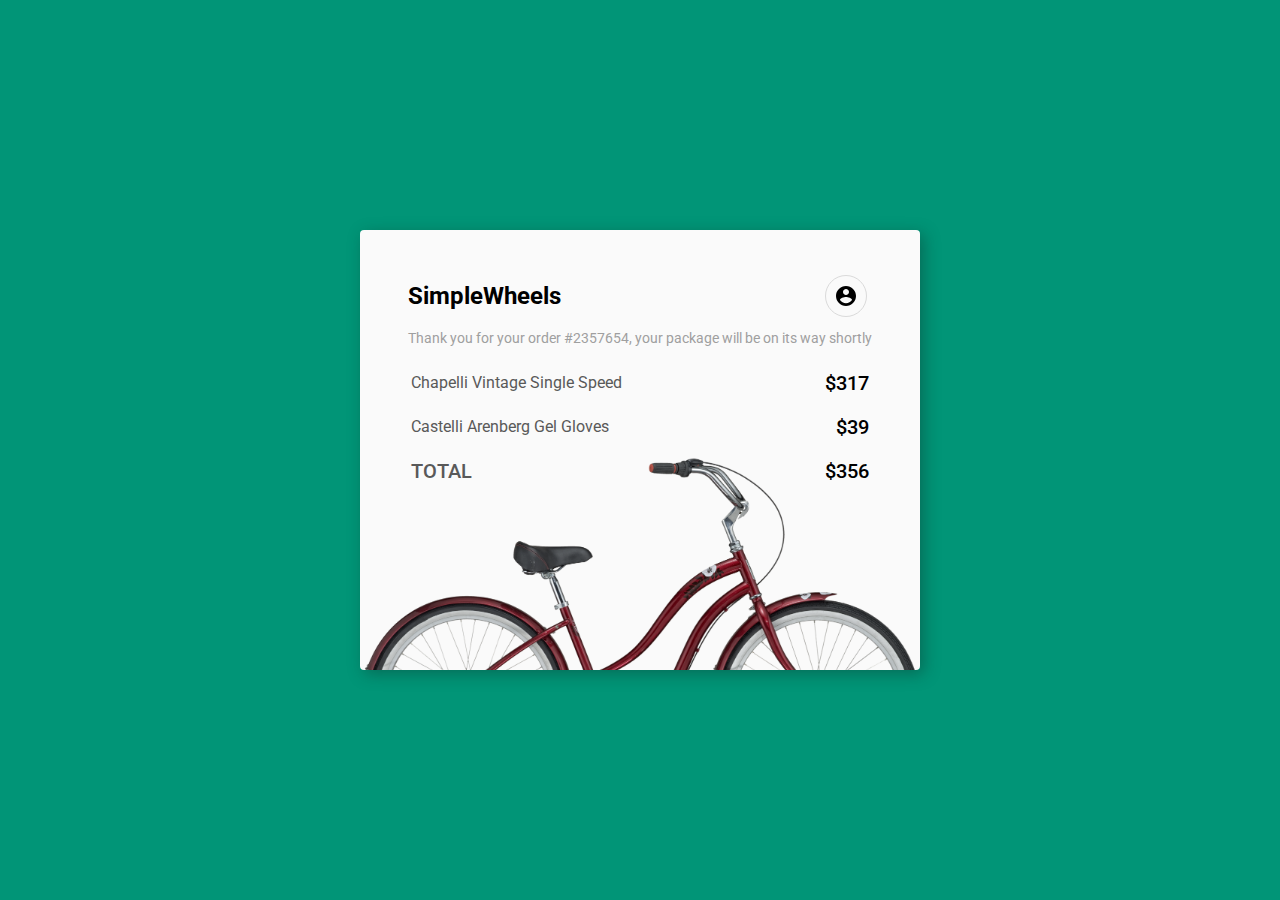
<file: order-confirmation/index.html>
<!DOCTYPE html>
<html lang="en">

<head>
  <meta charset="UTF-8">
  <meta name="viewport" content="width=device-width, initial-scale=1.0">
  <meta http-equiv="X-UA-Compatible" content="ie=edge">
  <title>Order Confirmation</title>
  <link href="https://fonts.googleapis.com/css?family=Roboto:400,500,700" rel="stylesheet">
  <link rel="stylesheet" href="./styles.css" />
</head>

<body>
  <div class="container">
    <header>
      <h1>SimpleWheels</h1>
      <div class="account">
        <div class="account__bg"></div>
        <img src="./img/account.svg" alt="Account icon">
      </div>
    </header>
    <p>Thank you for your order #2357654, your package will be on its way shortly</p>
    <table>
      <tbody>
        <tr>
          <td class="item">Chapelli Vintage Single Speed</td>
          <td class="price">$317</td>
        </tr>
        <tr>
          <td class="item">Castelli Arenberg Gel Gloves</td>
          <td class="price">$39</td>
        </tr>
      </tbody>
      <tfoot>
        <tr>
          <td class="total">Total</td>
          <td class="price">$356</td>
        </tr>
      </tfoot>
    </table>
  </div>
</body>

</html>
</file>
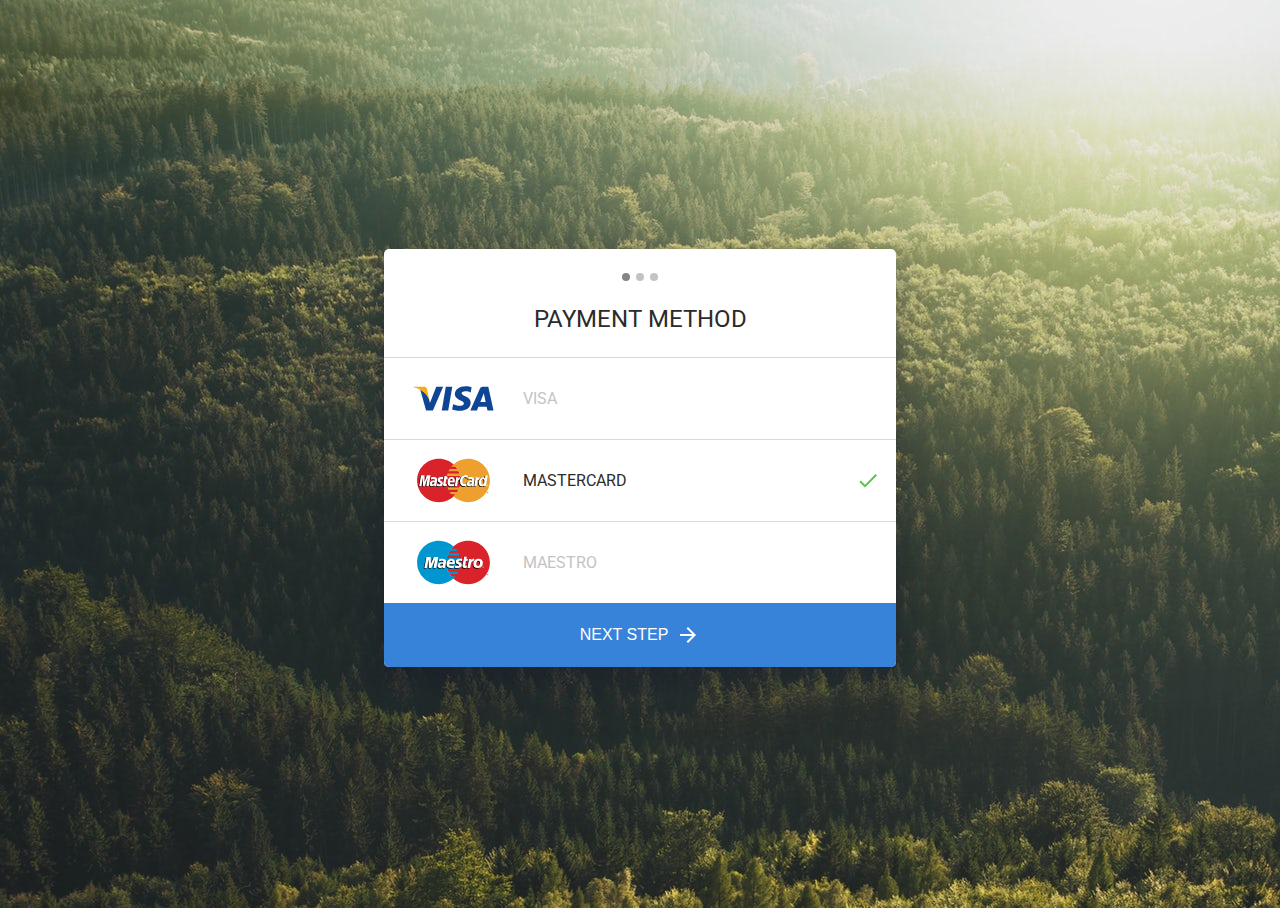
<file: payment-screen/index.html>
<!DOCTYPE html>
<html lang="en">

<head>
  <meta charset="UTF-8">
  <meta name="viewport" content="width=device-width, initial-scale=1.0">
  <meta http-equiv="X-UA-Compatible" content="ie=edge">
  <title>Payment Screen</title>
  <link href="https://fonts.googleapis.com/css?family=Roboto:400,500,700" rel="stylesheet">
  <link rel="stylesheet" href="./styles.css" />
</head>

<body>
  <dialog class="modal" open>
    <ol class="modal__stepper">
      <li class="modal__stepper__step modal__stepper__step--active"></li>
      <li class="modal__stepper__step"></li>
      <li class="modal__stepper__step"></li>
    </ol>
    <form class="payment">
      <fieldset>
        <legend>PAYMENT METHOD</legend>
        <div class="payment__option payment__option--visa">
          <label>
            <input type="radio" name="payment-method" value="visa">
            VISA
          </label>
          <img class="check" src="img/check.svg" alt="Check">
        </div>
        <div class="payment__option payment__option--mastercard payment__option--selected">
          <label>
            <input type="radio" name="payment-method" value="mastercard">
            MASTERCARD
          </label>
          <img class="check" src="img/check.svg" alt="Check">
        </div>
        <div class="payment__option payment__option--maestro">
          <label>
            <input type="radio" name="payment-method" value="maestro">
            MAESTRO
          </label>
          <img class="check" src="img/check.svg" alt="Check">
        </div>
      </fieldset>
      <button class="payment__button" type="submit">
        NEXT STEP
        <img src="img/arrow.svg" alt="Arrow">
      </button>
    </form>
  </dialog>
</body>


</html>
</file>
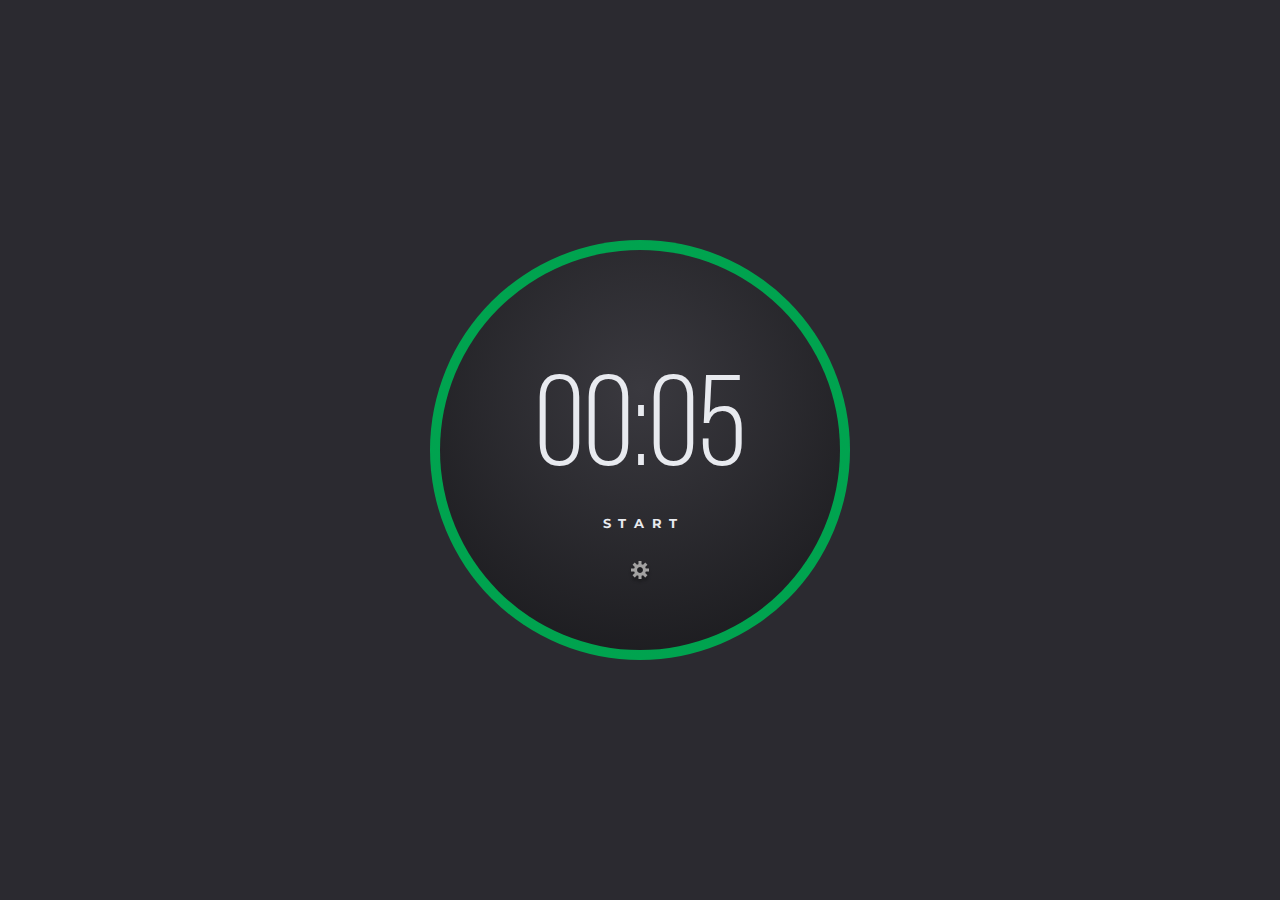
<file: pomodoro-timer/index.html>
<!DOCTYPE html>
<html lang="en">

<head>
  <meta charset="UTF-8">
  <meta http-equiv="X-UA-Compatible" content="IE=edge">
  <meta name="viewport" content="width=device-width, initial-scale=1.0">
  <link rel="stylesheet" href="style.css">
  <link rel="preconnect" href="https://fonts.googleapis.com">
  <link rel="preconnect" href="https://fonts.gstatic.com" crossorigin>
  <link href="https://fonts.googleapis.com/css2?family=Montserrat:wght@300;400;500;600;700&display=swap"
    rel="stylesheet">
  <title>Pomodoro Timer</title>
</head>

<body>
  <div class="timer-screen">
    <p class="time"><span class="minutes">00</span>:<span class="seconds">05</span></p>
    <p class="start">Start</p>
    <p class="stop" style="display: none">Stop</p>
    <div class="gear">
      <svg width="32" height="32" viewBox="0 0 32 32" fill="none" xmlns="http://www.w3.org/2000/svg">
        <g filter="url(#filter0_d_108_7)">
          <path
            d="M28 14V10H23.714C23.526 9.274 23.238 8.592 22.866 7.962L25.898 4.93L23.07 2.1L20.04 5.132C19.406 4.76 18.726 4.472 18 4.284V0H14V4.284C13.274 4.474 12.594 4.76 11.96 5.134L8.93 2.1L6.102 4.928L9.132 7.96C8.762 8.592 8.472 9.272 8.286 10H4V14H8.286C8.474 14.726 8.762 15.408 9.134 16.038L6.102 19.072L8.93 21.9L11.962 18.868C12.594 19.24 13.274 19.528 14.002 19.718V24H18.002V19.716C18.728 19.526 19.408 19.238 20.042 18.866L23.074 21.898L25.902 19.07L22.87 16.036C23.242 15.406 23.53 14.726 23.718 13.998H28V14ZM16 16C13.792 16 12 14.206 12 12C12 9.796 13.792 8 16 8C18.208 8 20 9.796 20 12C20 14.204 18.208 16 16 16Z"
            fill="#ffffff" />
        </g>
        <defs>
          <filter id="filter0_d_108_7" x="0" y="0" width="32" height="32" filterUnits="userSpaceOnUse"
            color-interpolation-filters="sRGB">
            <feFlood flood-opacity="0" result="BackgroundImageFix" />
            <feColorMatrix in="SourceAlpha" type="matrix" values="0 0 0 0 0 0 0 0 0 0 0 0 0 0 0 0 0 0 127 0"
              result="hardAlpha" />
            <feOffset dy="4" />
            <feGaussianBlur stdDeviation="2" />
            <feComposite in2="hardAlpha" operator="out" />
            <feColorMatrix type="matrix" values="0 0 0 0 0 0 0 0 0 0 0 0 0 0 0 0 0 0 0.25 0" />
            <feBlend mode="normal" in2="BackgroundImageFix" result="effect1_dropShadow_108_7" />
            <feBlend mode="normal" in="SourceGraphic" in2="effect1_dropShadow_108_7" result="shape" />
          </filter>
        </defs>
      </svg>
    </div>
    <div class="check" hidden>
      <svg width="35" height="32" viewBox="0 0 35 32" fill="none" xmlns="http://www.w3.org/2000/svg">
        <g filter="url(#filter0_d_102_31)">
          <path d="M12.7477 24L4 15.2523L7.10636 12.1442L12.4225 17.4603L26.7061 0L30.1078 2.78465L12.7477 24Z"
            fill="#585858" />
        </g>
        <defs>
          <filter id="filter0_d_102_31" x="0" y="0" width="34.1079" height="32" filterUnits="userSpaceOnUse"
            color-interpolation-filters="sRGB">
            <feFlood flood-opacity="0" result="BackgroundImageFix" />
            <feColorMatrix in="SourceAlpha" type="matrix" values="0 0 0 0 0 0 0 0 0 0 0 0 0 0 0 0 0 0 127 0"
              result="hardAlpha" />
            <feOffset dy="4" />
            <feGaussianBlur stdDeviation="2" />
            <feComposite in2="hardAlpha" operator="out" />
            <feColorMatrix type="matrix" values="0 0 0 0 0 0 0 0 0 0 0 0 0 0 0 0 0 0 0.25 0" />
            <feBlend mode="normal" in2="BackgroundImageFix" result="effect1_dropShadow_102_31" />
            <feBlend mode="normal" in="SourceGraphic" in2="effect1_dropShadow_102_31" result="shape" />
          </filter>
        </defs>
      </svg>

    </div>
  </div>
  <script src="index.js"></script>
</body>

</html>
</file>
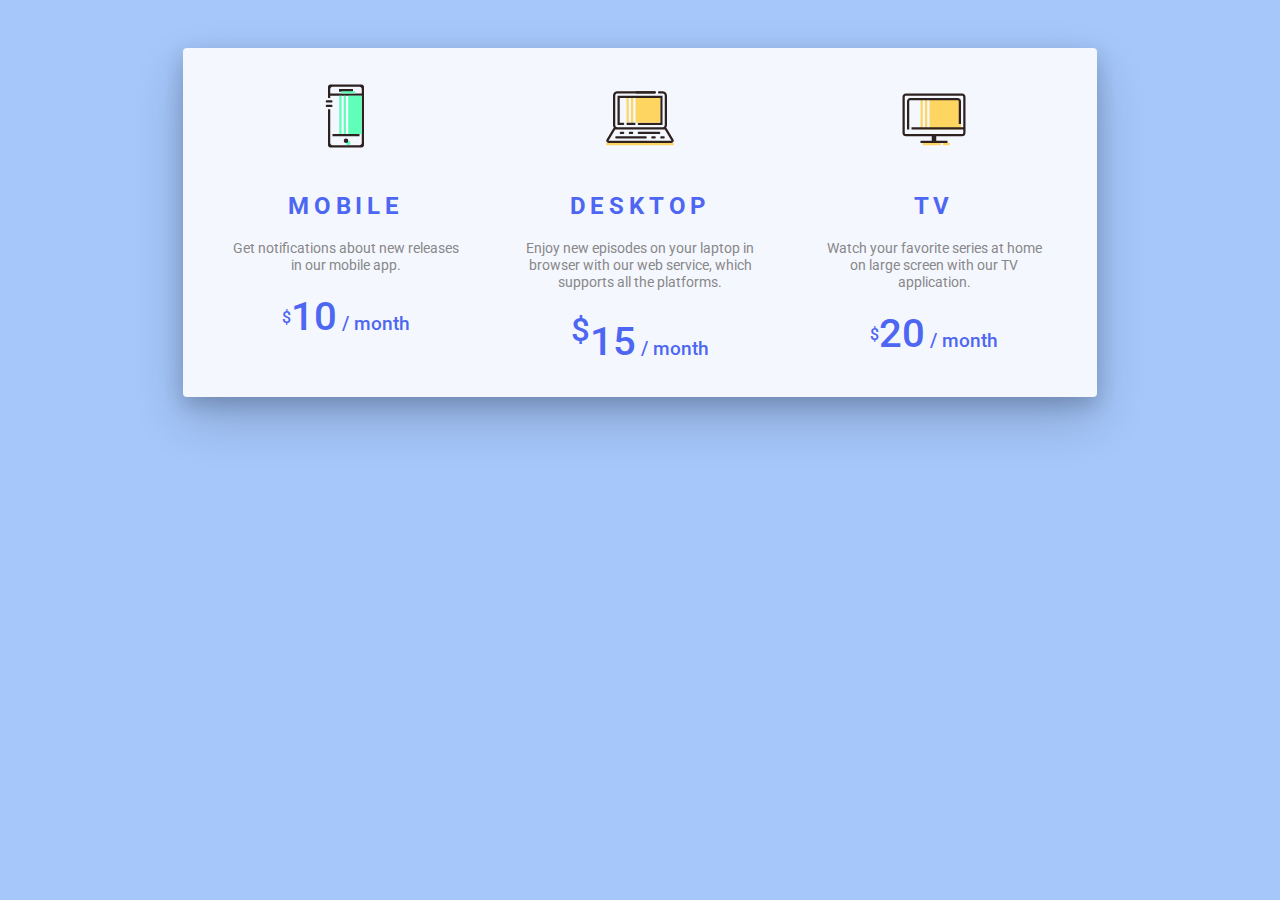
<file: pricing-plan/index.html>
<!DOCTYPE html>
<html lang="en">

<head>
  <meta charset="UTF-8">
  <meta name="viewport" content="width=device-width, initial-scale=1.0">
  <meta http-equiv="X-UA-Compatible" content="ie=edge">
  <title>Pricing Plan</title>
  <link href="https://fonts.googleapis.com/css?family=Roboto:400,500,700" rel="stylesheet">
  <link rel="stylesheet" href="./styles.css" />
</head>

<body>
  <div class="plans">
    <ul>
      <li>
        <figure>
          <img src="img/device.svg" alt="Mobile icon">
          <figcaption>
            <h2>MOBILE</h2>
            <p>Get notifications about new releases in our mobile app.</p>
            <h3><sup>$</sup><span>10</span> / month</h3>
          </figcaption>
        </figure>
      </li>
      <li>
        <figure>
          <img src="img/laptop.svg" alt="Laptop icon">
          <figcaption>
            <h2>DESKTOP</h2>
            <p>Enjoy new episodes on your laptop in browser with our web service, which supports all the platforms.</p>
            <h3><span><sup>$</sup>15</span> / month</h3>
          </figcaption>
        </figure>
      </li>
      <li>
        <figure>
          <img src="img/monitor.svg" alt="Monitor icon">
          <figcaption>
            <h2>TV</h2>
            <p>Watch your favorite series at home on large screen with our TV application.</p>
            <h3><sup>$</sup><span>20</span> / month</h3>
          </figcaption>
        </figure>
      </li>
    </ul>
  </div>
</body>

</html>
</file>
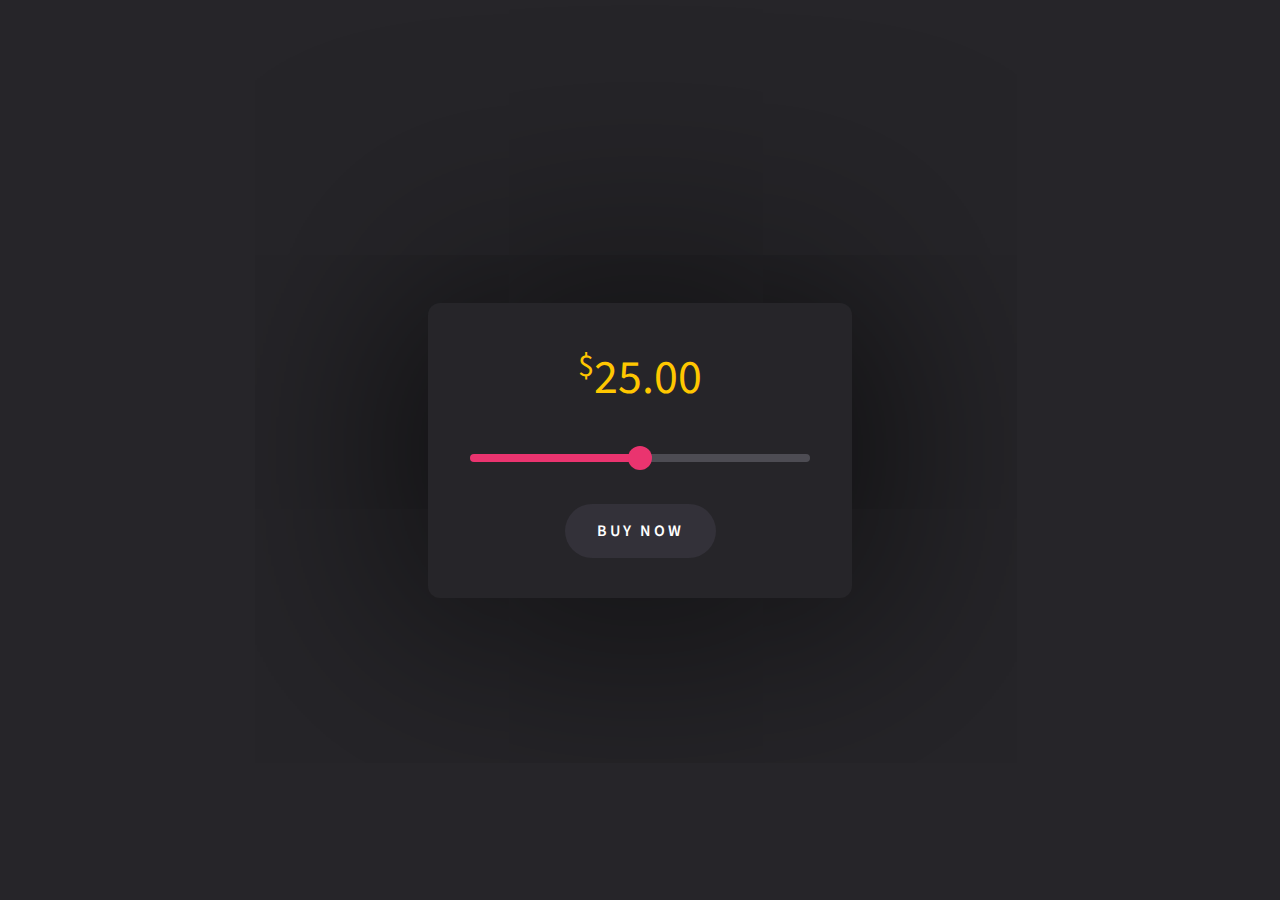
<file: range-slider/index.html>
<!DOCTYPE html>
<html lang="en">

<head>
  <meta charset="UTF-8">
  <meta http-equiv="X-UA-Compatible" content="IE=edge">
  <meta name="viewport" content="width=device-width, initial-scale=1.0">
  <link rel="stylesheet" href="style.css">
  <link rel="preconnect" href="https://fonts.googleapis.com">
  <link rel="preconnect" href="https://fonts.gstatic.com" crossorigin>
  <link href="https://fonts.googleapis.com/css2?family=Source+Sans+Pro:wght@600&display=swap" rel="stylesheet">
  <title>Range Slider</title>
</head>

<body>
  <div class="container">
    <p><sup>$</sup><span class="price"></span></p>
    <input aria-label="Price range" type="range" name="volume" min="0" max="100" step="1" value="50">
    <button>Buy now</button>
  </div>
  <script src="./index.js"></script>
</body>

</html>
</file>
<file: order-confirmation/styles.css>
html {
  box-sizing: border-box;
  background-color: rgb(1, 149, 119);
  font-family: Roboto;
  font-weight: 400;
  font-size: 16px;
  margin: 0;
  padding: 0;
}

*,
*::after,
*::before {
  box-sizing: inherit;
}

.container {
  max-width: 560px;
  height: 440px;
  background-color: rgb(250, 250, 250);
  border-radius: 4px;
  box-shadow: 4px 4px 16px rgba(14, 47, 41, 0.4);
  position: absolute;
  top: 0;
  bottom: 0;
  left: 0;
  right: 0;
  margin: auto;
  padding: 40px 48px;
  background: url(./img/bicycle.png) rgb(250, 250, 250) 0 170px / 100% no-repeat;
}

header {
  display: flex;
  flex-flow: row nowrap;
  justify-content: space-between;
  align-items: center;
}

h1 {
  margin: 0;
  font-weight: 700;
  font-size: 24px;
}

.account {
  position: relative;
}

.account__bg {
  width: 52px;
  height: 52px;
  background-color: rgb(233, 233, 233);
  border-radius: 50%;
  opacity: 0;
  transition: opacity 0.2s ease-in-out;
}

.account:hover .account__bg {
  opacity: 1;
}

.account > img {
  border: 1px solid rgb(218, 218, 218);
  border-radius: 50%;
  padding: 8px;
  background-color: rgb(250, 250, 250);
  position: absolute;
  top: 0;
  bottom: 0;
  left: 0;
  right: 0;
  margin: auto;
}

p {
  font-size: 14px;
  color: rgb(159, 159, 159);
  margin-top: 8px;
}

table {
  width: 100%;
}

tr {
  line-height: 2.5rem;
}

td.item {
  color: rgb(89, 89, 89);
}

td.price {
  text-align: right;
  font-size: 20px;
  font-weight: 500;
}

td.total {
  color: rgb(89, 89, 89);
  text-transform: uppercase;
  font-size: 20px;
  font-weight: 500;
}
</file>
<file: payment-screen/styles.css>
:root {
  --border-radius: 5px;
}

html {
  box-sizing: border-box;
  height: 100%;
}

*,
*::before,
*::after {
  box-sizing: inherit;
}

body {
  height: 100%;
  background-image: url(img/background.jpg);
  display: flex;
  justify-content: center;
  align-items: center;
  font-family: Roboto, sans-serif;
  color: rgb(43, 43, 43);
}

dialog {
  width: 40%;
  min-width: 300px;
  display: flex;
  flex-flow: column nowrap;
  align-items: center;
  padding-bottom: 0;
  border: none;
  border-radius: var(--border-radius);
  padding: 0;
  box-shadow: 0 22px 50px rgba(14, 21, 47, 0.2),
    0 8px 20px rgba(14, 21, 47, 0.2);
}

.modal__stepper {
  list-style: none;
  display: flex;
  flex-flow: row nowrap;
  gap: 6px;
  padding: 0;
  margin: 24px 0;
}

.modal__stepper__step {
  width: 8px;
  height: 8px;
  border-radius: 50%;
  background-color: rgb(195, 195, 195);
}

.modal__stepper__step--active {
  width: 8px;
  height: 8px;
  border-radius: 50%;
  background-color: rgb(133, 133, 133);
}

.payment label img {
  width: 10%;
}

.payment fieldset {
  border: none;
  display: flex;
  flex-flow: column nowrap;
  padding: 0;
  margin: 0;
}

.payment legend {
  text-align: center;
  font-size: 24px;
  color: rgb(43, 43, 43);
  margin: 24px 0;
}

.payment__option {
  width: 100%;
  display: flex;
  flex-flow: row nowrap;
  border-top: 1px solid rgb(217, 217, 217);
  padding: 12px 0;
  transition: background 0.15s ease-in-out;
}

.payment__option,
.payment__option * {
  cursor: pointer;
}

.payment__option:hover {
  background-color: rgb(240, 240, 240);
}

.payment__option label {
  display: flex;
  flex-flow: row nowrap;
  align-items: center;
  color: rgb(195, 195, 195);
}

.payment__option input {
  width: 20%;
  appearance: none;
  margin: 0 24px;
}

.payment__option--visa input {
  content: url(img/visa.svg);
}

.payment__option--mastercard input {
  content: url(img/mastercard.svg);
}

.payment__option--maestro input {
  content: url(img/maestro.svg);
}

.payment__option--selected label {
  color: rgb(43, 43, 43);
}

.payment__option .check {
  visibility: hidden;
  margin: 0 16px;
}

.payment__option--selected .check {
  visibility: visible;
}

.payment__button {
  width: 100%;
  background-color: rgb(56, 131, 218);
  border-radius: 0 0 var(--border-radius) var(--border-radius);
  display: flex;
  flex-flow: row nowrap;
  justify-content: center;
  align-items: center;
  cursor: pointer;
  color: white;
  border: none;
  font-size: 16px;
  padding: 20px 0 20px 0;
  position: relative;
  transition: background 0.15s ease-in-out;
}

.payment__button:hover {
  background-color: rgb(75, 150, 235);
}

.payment__button:active {
  top: 1px;
}

.payment__button img {
  margin-left: 8px;
}
</file>
<file: pomodoro-timer/style.css>
@font-face {
  font-family: "Bebas Neue Book";
  src: url(fonts/bebasneue-book-webfont.woff);
}

:root {
  --bg-color: #2b2a30;
  --time-pct: 100;
  --timer-bg-radial-light: #3a393f;
  --timer-bg-radial-dark: #17171a;
  --color: hsl(calc(var(--time-pct) / 100 * 149), 100%, 32%);
  --font-color: #e8eaef;
  --gear-grey: #a3a2a2;
  --selected-bg: rgb(227, 228, 233);
}

html {
  box-sizing: border-box;
  color: var(--font-color);
}

*,
*::after,
*::before {
  box-sizing: inherit;
}

body {
  background-color: var(--bg-color);
}

.timer-screen {
  width: 400px;
  height: 400px;
  background: radial-gradient(
    circle at 50% 35%,
    var(--timer-bg-radial-light),
    var(--timer-bg-radial-dark)
  );
  border-radius: 50%;
  margin: auto;
  position: absolute;
  top: 0;
  bottom: 0;
  left: 0;
  right: 0;
  display: flex;
  flex-flow: column nowrap;
  align-items: center;
}

.timer-screen::after {
  content: "";
  width: 420px;
  height: 420px;
  background: conic-gradient(
    var(--color) 0% calc(var(--time-pct) * 1%),
    black calc(var(--time-pct) * 1%)
  );
  transform: rotate(-180deg);
  border-radius: 50%;
  margin: auto;
  position: absolute;
  top: 0;
  bottom: 0;
  left: 0;
  right: 0;
  z-index: -1;
  margin-right: -10px;
}

.time {
  font-family: "Bebas Neue Book";
  font-size: 8rem;
  margin-top: 0.8em;
  margin-bottom: 0.1em;
}

.edit span {
  border-bottom: 1px dotted var(--font-color);
}

.selected {
  background: var(--font-color);
  color: var(--timer-bg-radial-light);
}

.start,
.stop {
  font-family: Montserrat;
  font-weight: 700;
  font-size: 0.8em;
  letter-spacing: 0.6em;
  margin-right: -0.6em;
  text-transform: uppercase;
  cursor: pointer;
  margin-bottom: 2em;
}

.gear,
.check {
  width: 24px;
  cursor: pointer;
}

.gear svg,
.check svg {
  width: 100%;
}

.gear path,
.check path {
  fill: var(--gear-grey);
}

.gear:hover path,
.check:hover path {
  fill: var(--font-color);
  transition: fill 0.3s;
}
</file>
<file: pricing-plan/styles.css>
:root {
  --blue: #4e67f2;
  --blue-light: #a5c7f9;
  --grey: #888888;
  --grey-light: #d8dff06d;
  --white: #f5f7ff;
  --border-radius: 4px;
}

html {
  box-sizing: border-box;
}

*,
*::before,
*::after {
  box-sizing: inherit;
}

body {
  font-family: Roboto, sans-serif;
  background-color: var(--blue-light);
  padding: 0;
  margin: 0;
}

.plans {
  background-color: var(--white);
  padding: 1rem;
  margin: 2rem;
  max-width: 350px;
  border-radius: var(--border-radius);
  margin: 3rem auto;
  box-shadow: 0 22px 50px rgba(14, 21, 47, 0.2),
    0 8px 20px rgba(14, 21, 47, 0.2);
}

.plans ul {
  list-style-type: none;
  padding: 0;
  margin: 0;
}

.plans figure {
  text-align: center;
  margin: 0;
  padding: 2rem;
  transition: background 0.2s ease-in-out;
}

.plans figure:hover {
  background-color: var(--grey-light);
  border-radius: var(--border-radius);
  cursor: pointer;
}

.plans figure img {
  width: 8vh;
  margin-bottom: 1rem;
}

.plans figcaption h2 {
  color: var(--blue);
  letter-spacing: 0.2em;
}

.plans figcaption p {
  color: var(--grey);
  max-width: 230px;
  margin: auto;
  font-size: 0.9rem;
}

.plans figcaption h3 {
  color: var(--blue);
  font-weight: 500;
}

.plans figcaption h3 span {
  font-size: 2.5rem;
}

@media (min-width: 550px) {
  .plans {
    max-width: none;
    width: fit-content;
    padding-bottom: 1rem;
  }

  .plans ul {
    display: flex;
  }

  .plans figure {
    padding-top: 1rem;
    padding-bottom: 1rem;
  }

  .plans figcaption h3 {
    margin-bottom: 0;
  }
}
</file>
<file: range-slider/style.css>
:root {
  --bg-dark-grey: #262529;
  --gold: #ffc700;
  --pink: #ea346f;
  --pink-transparent: #ea346e43;
  --prog-bar-grey: #4d4c53;
  --button-grey: #333139;
  --button-grey-light: #494653;
  --slide-value-pct: 50;
  --transition-duration: 0.3s;
}

html {
  box-sizing: border-box;
  background-color: var(--bg-dark-grey);
  font-family: "Source Sans Pro", sans-serif;
}

*,
*::after,
*::before {
  box-sizing: inherit;
}

.container {
  max-width: fit-content;
  height: fit-content;
  background-color: var(--bg-dark-grey);
  box-shadow: 0px 0px 250px black;
  display: flex;
  flex-flow: column nowrap;
  justify-content: space-between;
  align-items: center;
  gap: 2.5rem;
  position: absolute;
  top: 0;
  bottom: 0;
  left: 0;
  right: 0;
  margin: auto;
  padding: 2.5rem;
  border-radius: 12px;
}

p {
  color: var(--gold);
  font-size: 3rem;
  margin: 0;
}

sup {
  font-size: 2rem;
}

input[type="range"] {
  width: 340px;
  cursor: ew-resize;
  appearance: none;
  background: transparent;
  position: relative;
}

input[type="range"]::after {
  content: "";
  position: absolute;
  width: calc(var(--slide-value-pct) * 1%);
  height: 100%;
  top: 0;
  left: 0;
  box-shadow: 0px 0px 10px var(--pink);
  z-index: 1000;
  opacity: 0;
}

input[type="range"]::before {
  content: "";
  position: absolute;
  width: 24px;
  height: 24px;
  top: 0;
  left: calc(var(--slide-value-pct) * 1%);
  border-radius: 50%;
  height: 24px;
  width: 24px;
  border-radius: 16px;
  margin-top: -8px;
  margin-left: calc(var(--slide-value-pct) / 50 * -12px);
  box-shadow: 0px 0px 0px 7px var(--pink-transparent);
  opacity: 0;
}

input[type="range"]:active::after {
  opacity: 1;
  transition: opacity var(--transition-duration);
}

input[type="range"]:active::before {
  opacity: 1;
  transition: opacity var(--transition-duration);
}

input[type="range"]::-webkit-slider-runnable-track {
  border-radius: 8px;
  height: 8px;
  background-image: linear-gradient(
    to right,
    var(--pink) calc(var(--slide-value-pct) * 1%),
    var(--prog-bar-grey) calc(var(--slide-value-pct) * 1%)
  );
}

input[type="range"]::-webkit-slider-thumb {
  -webkit-appearance: none;
  background: var(--pink);
  height: 24px;
  width: 24px;
  border-radius: 16px;
  margin-top: -8px;
}

button {
  background: var(--button-grey);
  text-transform: uppercase;
  color: white;
  border: none;
  padding: 0;
  font: inherit;
  cursor: pointer;
  outline: inherit;
  font-weight: 600;
  padding: 1em 2em;
  border-radius: 30px;
  letter-spacing: 3px;
  transition: background var(--transition-duration);
  position: relative;
}

button::after {
  content: "Buy now";
  width: 100%;
  height: 100%;
  background: var(--button-grey-light);
  text-transform: uppercase;
  position: absolute;
  border-radius: 30px;
  padding: 1em 2em;
  top: 0;
  bottom: 0;
  left: 0;
  right: 0;
  opacity: 0;
  transition: opacity var(--transition-duration);
}

button:hover::after {
  opacity: 1;
}
</file>
